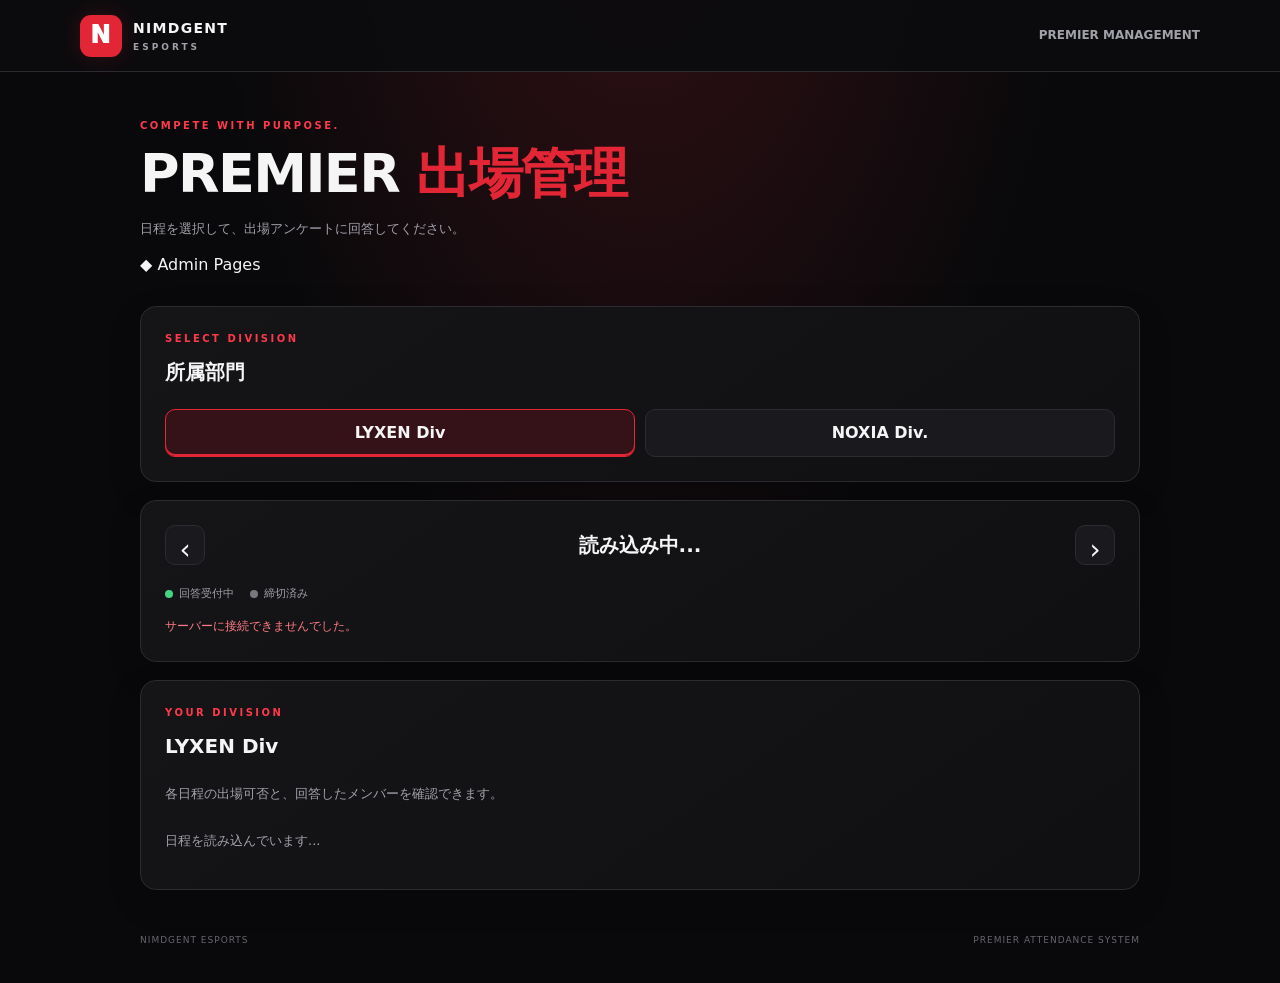
<file: index.html>
<!DOCTYPE html>
<html lang="ja">
<head>
  <meta charset="UTF-8">
  <meta name="viewport" content="width=device-width, initial-scale=1">
  <meta name="theme-color" content="#0a0a0c">
  <meta name="description" content="Nimdgent Esports PREMIER 出場管理">
  <title>PREMIER | Nimdgent Esports</title>
  <link rel="stylesheet" href="style.css">
    <link rel="icon" href="favicon.png" type="image/png">
</head>
<body>
  <header class="site-header">
    <a class="brand" href="index.html">
      <span class="brand-mark">N</span>
      <span>NIMDGENT <small>ESPORTS</small></span>
    </a>
    <span class="header-label">PREMIER MANAGEMENT</span>
  </header>

  <main class="container">
    <section class="hero">
      <p class="eyebrow">COMPETE WITH PURPOSE.</p>
      <h1>PREMIER <span>出場管理</span></h1>
      <p class="muted">日程を選択して、出場アンケートに回答してください。</p>
      <a href="https://nidmegent.github.io/playerhub.app/admin.html" rel="noopener">◆ Admin Pages</a>
    </section>

    <section class="panel">
      <div class="section-heading">
        <div>
          <p class="eyebrow">SELECT DIVISION</p>
          <h2>所属部門</h2>
        </div>
      </div>
      <div class="division-tabs">
        <button class="division-tab active" data-team="LYXEN Div">LYXEN Div</button>
        <button class="division-tab" data-team="NOXIA Div.">NOXIA Div.</button>
      </div>
    </section>

    <section class="panel">
      <div class="calendar-top">
        <button id="prevMonth" class="icon-button" aria-label="前の月">‹</button>
        <h2 id="monthTitle">読み込み中...</h2>
        <button id="nextMonth" class="icon-button" aria-label="次の月">›</button>
      </div>

      <div class="calendar-legend">
        <span><i class="legend-dot open"></i>回答受付中</span>
        <span><i class="legend-dot closed"></i>締切済み</span>
      </div>

      <div class="calendar-grid" id="calendar">
        <div class="loading">日程を読み込んでいます...</div>
      </div>

      <div id="calendarMessage" class="message" aria-live="polite"></div>
    </section>

    <section class="panel">
      <div class="section-heading">
        <div>
          <p class="eyebrow">YOUR DIVISION</p>
          <h2 id="teamHeading">LYXEN Div</h2>
        </div>
      </div>

      <p class="muted">
        各日程の出場可否と、回答したメンバーを確認できます。
      </p>

      <div id="eventList" class="event-list">
        <p class="muted">日程を読み込んでいます...</p>
      </div>
    </section>

    <footer class="footer">
      <span>NIMDGENT ESPORTS</span>
      <span>PREMIER ATTENDANCE SYSTEM</span>
    </footer>
  </main>

  <script src="script.js"></script>
</body>
</html>
</file>
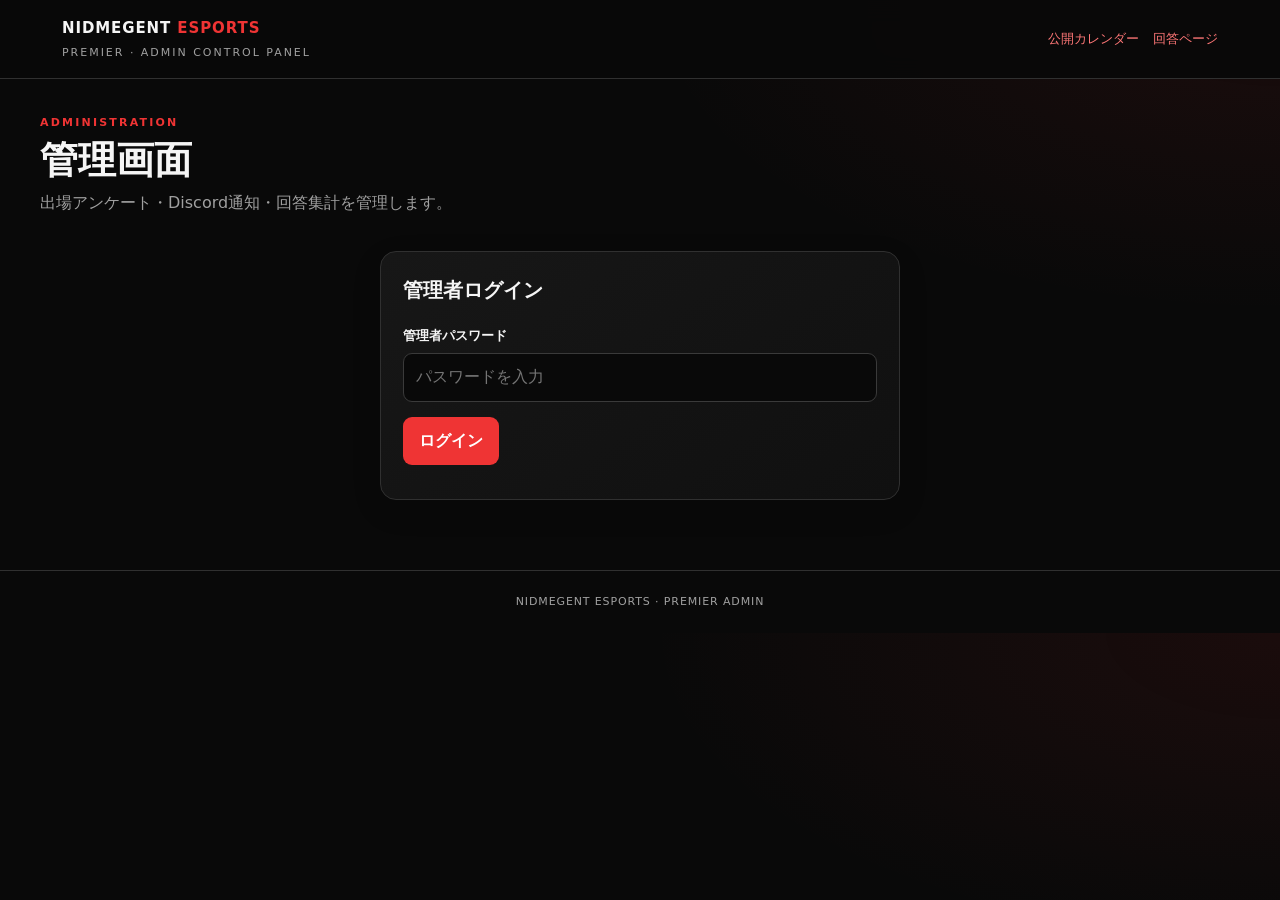
<file: admin.html>
<!DOCTYPE html>
<html lang="ja">
<head>
  <meta charset="UTF-8">
  <meta name="viewport" content="width=device-width, initial-scale=1">
  <meta name="theme-color" content="#090909">
  <meta name="description" content="Nidmegent Esports PREMIER 管理画面">
  <title>管理画面 | NIDMEGENT ESPORTS PREMIER</title>

  <style>
    :root {
      color-scheme: dark;
      --bg: #090909;
      --panel: #141414;
      --panel2: #1b1b1b;
      --border: #303030;
      --text: #f5f5f5;
      --muted: #a0a0a0;
      --accent: #ef3434;
      --accent-hover: #ff5050;
      --green: #2ca66f;
      --yellow: #d9a441;
    }

    * {
      box-sizing: border-box;
    }

    body {
      margin: 0;
      background:
        radial-gradient(ellipse at top right, rgba(239,52,52,.08), transparent 35%),
        var(--bg);
      color: var(--text);
      font-family: system-ui, -apple-system, BlinkMacSystemFont,
        "Segoe UI", sans-serif;
      line-height: 1.65;
    }

    a {
      color: #ff7777;
      text-decoration: none;
    }

    button,
    input,
    select,
    textarea {
      font: inherit;
    }

    button {
      cursor: pointer;
    }

    button:disabled {
      cursor: not-allowed;
      opacity: .55;
    }

    [hidden] {
      display: none !important;
    }

    header {
      position: sticky;
      top: 0;
      z-index: 10;
      background: rgba(9,9,9,.94);
      backdrop-filter: blur(12px);
      border-bottom: 1px solid var(--border);
    }

    .header-inner {
      max-width: 1200px;
      margin: auto;
      padding: 16px 22px;
      display: flex;
      align-items: center;
      justify-content: space-between;
      gap: 20px;
    }

    .brand {
      font-weight: 900;
      letter-spacing: .06em;
      font-size: 15px;
    }

    .brand span {
      color: var(--accent);
    }

    .header-sub {
      color: var(--muted);
      font-size: 11px;
      letter-spacing: .18em;
      margin-top: 3px;
    }

    .header-links {
      display: flex;
      gap: 14px;
      flex-wrap: wrap;
      font-size: 13px;
    }

    main {
      width: min(1200px, calc(100% - 32px));
      margin: 35px auto 70px;
    }

    .page-title {
      margin-bottom: 26px;
    }

    .eyebrow {
      color: var(--accent);
      letter-spacing: .2em;
      font-size: 11px;
      font-weight: 800;
    }

    h1 {
      margin: 5px 0;
      font-size: clamp(27px, 4vw, 38px);
      line-height: 1.25;
    }

    h2 {
      margin: 0 0 18px;
      font-size: 20px;
    }

    h3 {
      margin: 0 0 10px;
      font-size: 16px;
    }

    p {
      margin-top: 0;
    }

    .muted {
      color: var(--muted);
    }

    .small {
      font-size: 12px;
    }

    .card {
      background: linear-gradient(145deg, #171717, #101010);
      border: 1px solid var(--border);
      border-radius: 16px;
      padding: 22px;
      margin-bottom: 22px;
      box-shadow: 0 10px 30px rgba(0,0,0,.12);
    }

    .login-card {
      max-width: 520px;
      margin: 35px auto;
    }

    .field-grid {
      display: grid;
      grid-template-columns: repeat(2, minmax(0, 1fr));
      gap: 16px;
    }

    .field {
      min-width: 0;
      margin-bottom: 15px;
    }

    .field.full {
      grid-column: 1 / -1;
    }

    label,
    .field-label {
      display: block;
      margin-bottom: 7px;
      font-size: 13px;
      font-weight: 700;
    }

    input:not([type="checkbox"]),
    select {
      display: block;
      width: 100%;
      min-height: 44px;
      padding: 10px 12px;
      color: var(--text);
      background: #090909;
      border: 1px solid #3a3a3a;
      border-radius: 9px;
      outline: none;
    }

    input:focus,
    select:focus {
      border-color: var(--accent);
      box-shadow: 0 0 0 3px rgba(239,52,52,.12);
    }

    input[type="checkbox"] {
      width: 17px;
      height: 17px;
      accent-color: var(--accent);
      flex: 0 0 auto;
    }

    .btn {
      min-height: 42px;
      border: 1px solid transparent;
      border-radius: 9px;
      padding: 10px 15px;
      color: white;
      background: var(--accent);
      font-weight: 800;
      transition: .18s ease;
    }

    .btn:hover:not(:disabled) {
      background: var(--accent-hover);
      transform: translateY(-1px);
    }

    .btn.secondary {
      background: #252525;
      border-color: #414141;
    }

    .btn.secondary:hover:not(:disabled) {
      background: #333;
    }

    .btn.danger {
      background: #5c1e1e;
      border-color: #8d2a2a;
    }

    .btn.success {
      background: #176c49;
    }

    .btn.small-btn {
      min-height: 34px;
      padding: 6px 10px;
      font-size: 12px;
    }

    .actions {
      display: flex;
      flex-wrap: wrap;
      gap: 10px;
      margin-top: 16px;
    }

    .message {
      margin-top: 12px;
      font-size: 13px;
      overflow-wrap: anywhere;
    }

    .message.error {
      color: #ff7c7c;
    }

    .message.success {
      color: #6ee0a8;
    }

    .section-heading {
      display: flex;
      align-items: flex-start;
      justify-content: space-between;
      gap: 14px;
      flex-wrap: wrap;
      margin-bottom: 18px;
    }

    .section-heading h2 {
      margin: 0;
    }

    .notice {
      padding: 13px 15px;
      border: 1px solid rgba(217,164,65,.35);
      background: rgba(217,164,65,.07);
      color: #e6cb92;
      border-radius: 10px;
      font-size: 12px;
      margin-bottom: 18px;
    }

    .team-pill {
      display: inline-block;
      border: 1px solid #494949;
      background: #222;
      padding: 3px 9px;
      border-radius: 99px;
      font-size: 11px;
      color: #ddd;
      margin-bottom: 7px;
    }

    .notification-settings {
      border: 1px solid var(--border);
      background: rgba(255,255,255,.025);
      border-radius: 12px;
      padding: 16px;
      margin: 5px 0 16px;
    }

    .notification-settings h3 {
      margin-bottom: 5px;
    }

    .notification-row {
      display: grid;
      grid-template-columns: minmax(0, 1fr) minmax(0, 1fr);
      gap: 12px;
      padding: 13px 0;
      border-bottom: 1px solid #292929;
    }

    .notification-row:last-of-type {
      border-bottom: 0;
    }

    .check-label {
      display: flex;
      align-items: center;
      gap: 9px;
      margin: 0;
      cursor: pointer;
      font-size: 13px;
      font-weight: 600;
    }

    .check-label span {
      line-height: 1.45;
    }

    .check-label em {
      display: block;
      color: var(--muted);
      font-style: normal;
      font-size: 11px;
      font-weight: 400;
      margin-top: 2px;
    }

    .form-note {
      color: var(--muted);
      font-size: 12px;
      margin: 12px 0 0;
    }

    .events-list {
      display: grid;
      gap: 12px;
    }

    .event-card {
      background: #101010;
      border: 1px solid var(--border);
      border-radius: 12px;
      padding: 16px;
    }

    .event-card-top {
      display: flex;
      justify-content: space-between;
      align-items: flex-start;
      gap: 14px;
    }

    .event-title {
      margin: 0 0 7px;
      overflow-wrap: anywhere;
    }

    .event-meta {
      color: var(--muted);
      font-size: 12px;
      margin: 4px 0;
      overflow-wrap: anywhere;
    }

    .status {
      display: inline-block;
      border-radius: 99px;
      padding: 3px 9px;
      font-size: 11px;
      white-space: nowrap;
      background: #1e513a;
      color: #8ee0b5;
    }

    .status.closed {
      background: #4a2424;
      color: #ff9b9b;
    }

    .event-actions {
      display: flex;
      flex-wrap: wrap;
      gap: 8px;
      margin-top: 13px;
    }

    .summary-controls {
      display: grid;
      grid-template-columns: minmax(0, 1fr) auto;
      gap: 10px;
      align-items: end;
    }

    .summary-grid {
      display: grid;
      grid-template-columns: repeat(3, minmax(0, 1fr));
      gap: 12px;
      margin: 16px 0;
    }

    .summary-box {
      border: 1px solid var(--border);
      background: #0e0e0e;
      border-radius: 12px;
      padding: 16px;
    }

    .summary-box span {
      display: block;
      color: var(--muted);
      font-size: 12px;
    }

    .summary-box strong {
      display: block;
      font-size: 27px;
      margin-top: 4px;
    }

    .table-wrap {
      overflow-x: auto;
      border: 1px solid var(--border);
      border-radius: 10px;
    }

    table {
      width: 100%;
      border-collapse: collapse;
      min-width: 520px;
      font-size: 13px;
    }

    th,
    td {
      text-align: left;
      padding: 11px 13px;
      border-bottom: 1px solid #2b2b2b;
    }

    th {
      background: #1d1d1d;
      color: #ddd;
    }

    tbody tr:last-child td {
      border-bottom: 0;
    }

    .empty {
      color: var(--muted);
      text-align: center;
      padding: 22px;
      border: 1px dashed #353535;
      border-radius: 10px;
      font-size: 13px;
    }

    footer {
      border-top: 1px solid var(--border);
      color: var(--muted);
      text-align: center;
      padding: 22px;
      font-size: 11px;
      letter-spacing: .08em;
    }

    @media (max-width: 700px) {
      .header-inner {
        align-items: flex-start;
        flex-direction: column;
        gap: 10px;
        padding: 14px 16px;
      }

      main {
        width: min(100% - 22px, 1200px);
        margin-top: 24px;
      }

      .card {
        padding: 16px;
        border-radius: 13px;
      }

      .field-grid {
        grid-template-columns: 1fr;
        gap: 0;
      }

      .notification-row {
        grid-template-columns: 1fr;
      }

      .summary-grid {
        grid-template-columns: 1fr;
      }

      .summary-controls {
        grid-template-columns: 1fr;
      }

      .event-card-top {
        flex-direction: column;
      }

      .event-actions .btn {
        flex: 1 1 auto;
      }
    }
  </style>
</head>

<body>
  <header>
    <div class="header-inner">
      <div>
        <div class="brand">NIDMEGENT <span>ESPORTS</span></div>
        <div class="header-sub">PREMIER · ADMIN CONTROL PANEL</div>
      </div>

      <nav class="header-links">
        <a href="index.html">公開カレンダー</a>
        <a href="survey.html">回答ページ</a>
      </nav>
    </div>
  </header>

  <main>
    <div class="page-title">
      <div class="eyebrow">ADMINISTRATION</div>
      <h1>管理画面</h1>
      <p class="muted">出場アンケート・Discord通知・回答集計を管理します。</p>
    </div>

    <!-- ログイン -->
    <section class="card login-card" id="loginCard">
      <h2>管理者ログイン</h2>

      <div class="field">
        <label for="adminPassword">管理者パスワード</label>
        <input
          id="adminPassword"
          type="password"
          autocomplete="current-password"
          placeholder="パスワードを入力"
        >
      </div>

      <button class="btn" id="loginBtn" type="button">ログイン</button>
      <div class="message" id="loginMessage" role="status" aria-live="polite"></div>
    </section>

    <!-- 管理画面 -->
    <div id="adminPanel" hidden>

      <!-- イベント作成・編集 -->
      <section class="card" id="eventFormCard">
        <div class="section-heading">
          <div>
            <h2 id="formHeading">アンケートを新規作成</h2>
            <p class="muted small">入力後、保存すると公開カレンダーに反映されます。</p>
          </div>
          <button class="btn secondary" id="resetFormBtn" type="button">
            新規作成に戻す
          </button>
        </div>

        <form id="eventForm">
          <input type="hidden" id="eventId">

          <div class="field-grid">
            <div class="field">
              <label for="team">チーム</label>
              <select id="team" required>
                <option value="LYXEN Div">LYXEN Div</option>
                <option value="NOXIA Div.">NOXIA Div.</option>
              </select>
            </div>

            <div class="field">
              <label for="title">イベント名</label>
              <input
                id="title"
                type="text"
                maxlength="100"
                required
                placeholder="例：PREMIER 第1週"
              >
            </div>

            <div class="field">
              <label for="date">試合日</label>
              <input id="date" type="date" required>
            </div>

            <div class="field">
              <label for="deadline">回答締切日時</label>
              <input id="deadline" type="datetime-local" required>
            </div>
          </div>

          <div class="notification-settings">
            <h3>Discord通知設定</h3>
            <p class="muted small">
              「通知する」をOFFにすると、そのタイミングのDiscord通知を送信しません。
              メンションだけをOFFにすることもできます。
            </p>

            <div class="notification-row">
              <label class="check-label" for="notifyCreate">
                <input id="notifyCreate" type="checkbox" checked>
                <span>
                  イベント作成時に通知する
                  <em>新規アンケート作成時に送信</em>
                </span>
              </label>

              <label class="check-label" for="mentionCreate">
                <input id="mentionCreate" type="checkbox">
                <span>
                  ロールメンションする
                  <em>作成通知でチームのロールを呼び出す</em>
                </span>
              </label>
            </div>

            <div class="notification-row">
              <label class="check-label" for="notifyReminder">
                <input id="notifyReminder" type="checkbox" checked>
                <span>
                  締切5日前に通知する
                  <em>締切が近づいたことをお知らせ</em>
                </span>
              </label>

              <label class="check-label" for="mentionReminder">
                <input id="mentionReminder" type="checkbox">
                <span>
                  ロールメンションする
                  <em>5日前通知でチームのロールを呼び出す</em>
                </span>
              </label>
            </div>

            <div class="notification-row">
              <label class="check-label" for="notifyDeadline">
                <input id="notifyDeadline" type="checkbox" checked>
                <span>
                  回答締切時に通知する
                  <em>締切時に回答結果を通知</em>
                </span>
              </label>

              <label class="check-label" for="mentionDeadline">
                <input id="mentionDeadline" type="checkbox">
                <span>
                  ロールメンションする
                  <em>締切通知でチームのロールを呼び出す</em>
                </span>
              </label>
            </div>

            <p class="form-note">
              メンション先はチームに応じて自動で切り替わります。
              ロールIDは管理画面で入力する必要はありません。
            </p>
          </div>

          <div class="actions">
            <button class="btn" id="saveEventBtn" type="submit">
              アンケートを保存
            </button>
            <button class="btn secondary" id="cancelEditBtn" type="button" hidden>
              編集をキャンセル
            </button>
          </div>

          <div class="message" id="eventFormMessage" role="status" aria-live="polite"></div>
        </form>
      </section>

      <!-- イベント一覧 -->
      <section class="card">
        <div class="section-heading">
          <div>
            <h2>登録済みアンケート</h2>
            <p class="muted small">イベントの編集・削除・回答集計ができます。</p>
          </div>

          <button class="btn secondary" id="reloadEventsBtn" type="button">
            最新情報に更新
          </button>
        </div>

        <div class="field">
          <label for="teamFilter">チームで絞り込み</label>
          <select id="teamFilter">
            <option value="all">すべてのチーム</option>
            <option value="LYXEN Div">LYXEN Div</option>
            <option value="NOXIA Div.">NOXIA Div.</option>
          </select>
        </div>

        <div class="events-list" id="eventsList">
          <div class="empty">アンケートを読み込んでいます。</div>
        </div>

        <div class="message" id="eventsMessage" role="status" aria-live="polite"></div>
      </section>

      <!-- 回答集計 -->
      <section class="card" id="summaryCard">
        <div class="section-heading">
          <div>
            <h2>回答集計</h2>
            <p class="muted small">選択したアンケートの回答状況を確認します。</p>
          </div>
        </div>

        <div class="summary-controls">
          <div class="field" style="margin-bottom:0">
            <label for="summaryEvent">アンケート</label>
            <select id="summaryEvent">
              <option value="">アンケートを選択</option>
            </select>
          </div>

          <button class="btn" id="loadSummaryBtn" type="button">
            集計を表示
          </button>
        </div>

        <div id="summaryResult" style="margin-top:18px">
          <div class="empty">アンケートを選択して「集計を表示」を押してください。</div>
        </div>

        <div class="message" id="summaryMessage" role="status" aria-live="polite"></div>
      </section>

      <div class="actions">
        <button class="btn secondary" id="logoutBtn" type="button">ログアウト</button>
      </div>
    </div>
  </main>

  <footer>NIDMEGENT ESPORTS · PREMIER ADMIN</footer>

  <script src="admin.js"></script>
</body>
</html>
</file>
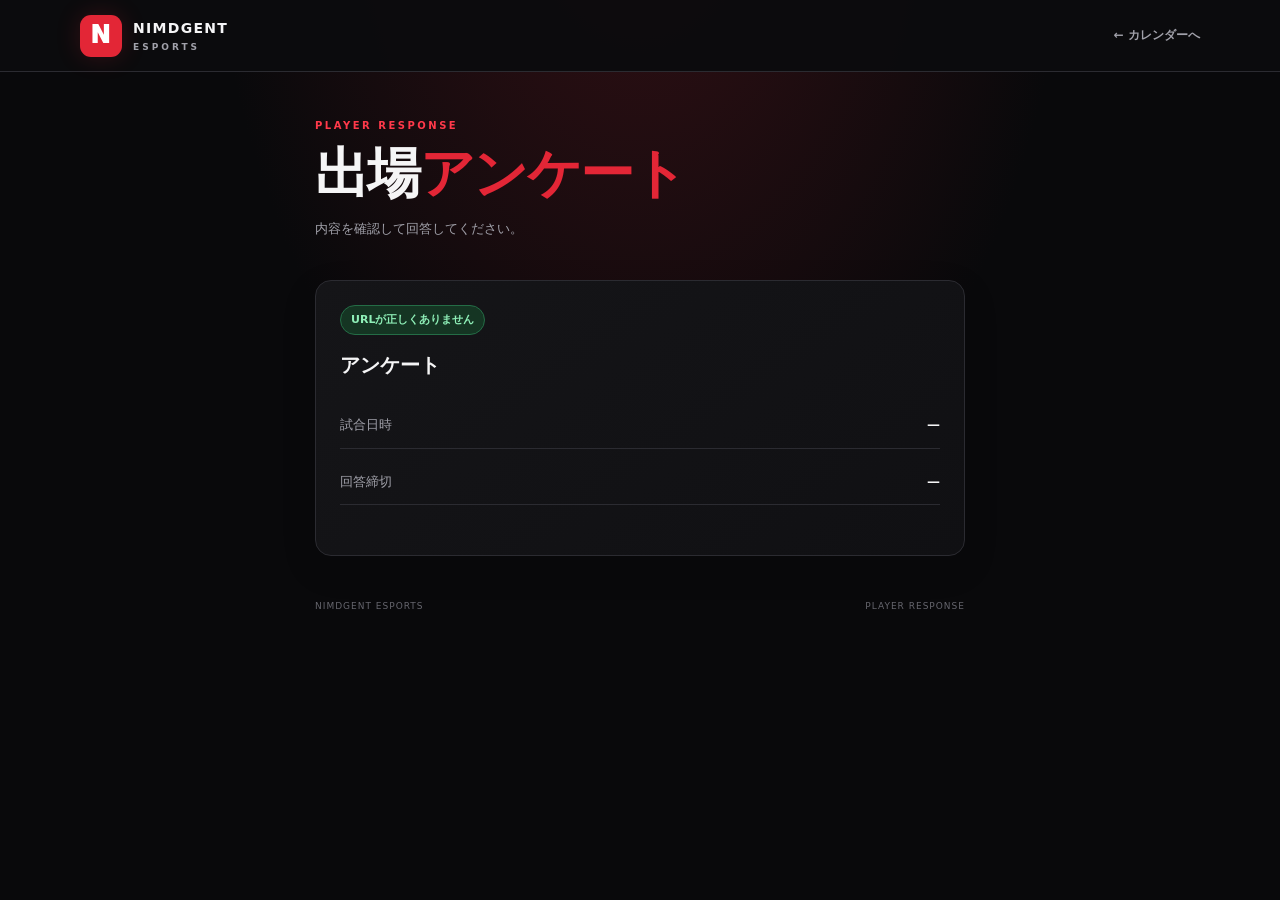
<file: survey.html>
<!DOCTYPE html>
<html lang="ja">
<head>
  <meta charset="UTF-8">
  <meta name="viewport" content="width=device-width, initial-scale=1">
  <meta name="theme-color" content="#0a0a0c">
  <title>出場アンケート | Nimdgent Esports</title>
  <link rel="stylesheet" href="style.css">
</head>
<body>
  <header class="site-header">
    <a class="brand" href="index.html">
      <span class="brand-mark">N</span>
      <span>NIMDGENT <small>ESPORTS</small></span>
    </a>
    <a class="back-link" href="index.html">← カレンダーへ</a>
  </header>

  <main class="container narrow">
    <section class="hero">
      <p class="eyebrow">PLAYER RESPONSE</p>
      <h1>出場<span>アンケート</span></h1>
      <p class="muted">内容を確認して回答してください。</p>
    </section>

    <section class="panel">
      <div id="surveyStatus" class="status-pill">読み込み中...</div>
      <h2 id="surveyTitle">アンケート</h2>
      <p id="surveyTeam" class="team-label"></p>

      <div class="event-details">
        <div>
          <span>試合日時</span>
          <strong id="surveyDate">—</strong>
        </div>
        <div>
          <span>回答締切</span>
          <strong id="surveyDeadline">—</strong>
        </div>
      </div>

      <form id="answerForm">
        <label for="activityName">活動名</label>
        <select id="activityName" name="activityName" required>
          <option value="">活動名を読み込み中...</option>
        </select>

        <fieldset>
          <legend>出場可否</legend>

          <label class="choice">
            <input type="radio" name="attendance" value="出場する" required>
            <span>出場する</span>
          </label>

          <label class="choice">
            <input type="radio" name="attendance" value="出場しない">
            <span>出場しない</span>
          </label>

          <label class="choice">
            <input type="radio" name="attendance" value="人数次第">
            <span>人数次第</span>
          </label>
        </fieldset>

        <button id="submitAnswer" class="primary-button" type="submit">
          回答を送信する
        </button>

        <p id="answerMessage" class="message" aria-live="polite"></p>
      </form>
    </section>

    <footer class="footer">
      <span>NIMDGENT ESPORTS</span>
      <span>PLAYER RESPONSE</span>
    </footer>
  </main>

  <script src="script.js"></script>
</body>
</html>
</file>
<file: style.css>
:root {
  color-scheme: dark;
  --bg: #09090b;
  --panel: #121215;
  --panel-2: #19191e;
  --line: #2b2b31;
  --red: #e32636;
  --red-hover: #ff394a;
  --text: #f5f5f6;
  --muted: #a1a1aa;
  --green: #45d483;
  --radius: 16px;
}

* { box-sizing: border-box; }

[hidden] { display: none !important; }

body {
  margin: 0;
  background:
    radial-gradient(ellipse at 50% -20%, #351015 0, transparent 48%),
    var(--bg);
  color: var(--text);
  font-family: Inter, "Noto Sans JP", system-ui, sans-serif;
  line-height: 1.65;
  min-height: 100vh;
}

button, input, select, textarea { font: inherit; }
button, a { -webkit-tap-highlight-color: transparent; }
a { color: inherit; text-decoration: none; }

.site-header {
  min-height: 72px;
  padding: 14px max(22px, calc((100vw - 1120px) / 2));
  display: flex;
  align-items: center;
  justify-content: space-between;
  gap: 16px;
  border-bottom: 1px solid var(--line);
  background: #0b0b0def;
}

.brand {
  display: flex;
  align-items: center;
  gap: 11px;
  font-size: 14px;
  font-weight: 900;
  letter-spacing: 1.3px;
}

.brand small {
  display: block;
  color: var(--muted);
  font-size: 9px;
  letter-spacing: 3px;
}

.brand-mark {
  display: grid;
  place-items: center;
  width: 42px;
  height: 42px;
  border-radius: 11px;
  background: var(--red);
  color: white;
  font-size: 24px;
  font-weight: 1000;
  box-shadow: 0 0 24px #e3263630;
}

.header-label, .back-link {
  color: var(--muted);
  font-size: 12px;
  font-weight: 700;
}

.back-link:hover { color: var(--red-hover); }

.container {
  width: min(100% - 32px, 1000px);
  margin: 0 auto;
}

.narrow { max-width: 650px; }

.hero { padding: 46px 0 28px; }

.eyebrow {
  margin: 0 0 8px;
  color: var(--red-hover);
  font-size: 10px;
  font-weight: 900;
  letter-spacing: 2.5px;
}

h1 {
  margin: 0;
  font-size: clamp(32px, 6vw, 54px);
  line-height: 1.15;
  letter-spacing: -1.6px;
}

h1 span { color: var(--red); }
h2 { margin: 0; font-size: 20px; }
h3 { margin: 0; font-size: 16px; }

.muted { color: var(--muted); font-size: 13px; }

.panel {
  margin-bottom: 18px;
  padding: 24px;
  border: 1px solid var(--line);
  border-radius: var(--radius);
  background: linear-gradient(145deg, #151518, #101013);
  box-shadow: 0 12px 35px #00000020;
}

.section-heading {
  display: flex;
  align-items: center;
  justify-content: space-between;
  gap: 14px;
  margin-bottom: 20px;
}

.division-tabs {
  display: grid;
  grid-template-columns: 1fr 1fr;
  gap: 10px;
}

.division-tab, .icon-button, .secondary-button {
  cursor: pointer;
  border: 1px solid var(--line);
  background: var(--panel-2);
  color: var(--text);
  border-radius: 10px;
  transition: .2s ease;
}

.division-tab {
  min-height: 48px;
  padding: 10px;
  font-weight: 800;
}

.division-tab:hover, .secondary-button:hover {
  border-color: var(--red);
}

.division-tab.active {
  background: #351217;
  border-color: var(--red);
  box-shadow: inset 0 -2px var(--red);
}

.calendar-top {
  display: flex;
  align-items: center;
  justify-content: space-between;
  gap: 14px;
  margin-bottom: 20px;
}

.icon-button {
  width: 40px;
  height: 40px;
  font-size: 28px;
}

.icon-button:hover { background: #351217; }

.calendar-legend {
  display: flex;
  flex-wrap: wrap;
  gap: 16px;
  margin-bottom: 14px;
  color: var(--muted);
  font-size: 11px;
}

.calendar-legend span {
  display: flex;
  align-items: center;
  gap: 6px;
}

.legend-dot {
  width: 8px;
  height: 8px;
  border-radius: 50%;
  background: var(--green);
}

.legend-dot.closed { background: #777780; }

.calendar-grid {
  display: grid;
  grid-template-columns: repeat(7, minmax(0, 1fr));
  gap: 5px;
}

.weekday {
  padding: 8px 0;
  color: var(--muted);
  text-align: center;
  font-size: 11px;
  font-weight: 800;
}

.day-cell {
  position: relative;
  display: flex;
  flex-direction: column;
  align-items: center;
  gap: 5px;
  min-width: 0;
  min-height: 74px;
  padding: 9px 2px;
  border: 1px solid var(--line);
  border-radius: 9px;
  background: #101013;
  color: var(--text);
  text-align: center;
}

.day-cell[role="button"] { cursor: pointer; }
.day-cell[role="button"]:hover { border-color: var(--red); }
.day-cell.empty { border-color: transparent; background: transparent; }
.day-cell.has-event { background: #271014; border-color: #7c202b; }
.day-cell.is-closed { background: #17171a; }
.day-cell.today .day-number { color: var(--red-hover); }
.day-number { font-size: 13px; font-weight: 800; }

.day-indicator {
  max-width: 100%;
  padding: 2px 4px;
  border-radius: 4px;
  background: #e3263620;
  color: #ff7b85;
  font-size: 9px;
  overflow-wrap: anywhere;
}

.event-list { display: grid; gap: 10px; }

.event-card {
  display: flex;
  align-items: center;
  justify-content: space-between;
  gap: 12px;
  padding: 16px;
  border: 1px solid var(--line);
  border-radius: 12px;
  background: #0e0e11;
  min-width: 0;
}

.event-card p {
  margin: 5px 0 0;
  color: var(--muted);
  font-size: 12px;
}

.event-card .primary-button {
  width: auto;
  padding: 10px 14px;
  flex-shrink: 0;
}

.event-card-stack {
  display: grid;
  grid-template-columns: minmax(0, 1fr) auto;
  align-items: start;
}

.event-card-main { min-width: 0; }

.event-card-stack > .attendance-summary {
  grid-column: 1 / -1;
  width: 100%;
}

.attendance-summary {
  display: grid;
  grid-template-columns: repeat(3, minmax(0, 1fr));
  gap: 8px;
  margin-top: 8px;
}

.attendance-group {
  min-width: 0;
  padding: 11px;
  border: 1px solid var(--line);
  border-radius: 9px;
  background: #141418;
}

.attendance-group strong {
  display: block;
  font-size: 12px;
  line-height: 1.5;
  overflow-wrap: anywhere;
}

.attendance-group p {
  margin: 7px 0 0;
  color: #d4d4d8;
  font-size: 12px;
  overflow-wrap: anywhere;
  word-break: break-word;
}

.attendance-empty {
  grid-column: 1 / -1;
  margin: 0;
}

.status-pill {
  display: inline-flex;
  margin-bottom: 14px;
  padding: 5px 10px;
  border: 1px solid #246d46;
  border-radius: 999px;
  background: #153523;
  color: #8ff0b8;
  font-size: 11px;
  font-weight: 800;
}

.status-pill.closed {
  border-color: #45454c;
  background: #26262b;
  color: #b4b4bd;
}

.team-label { color: var(--red-hover); font-weight: 800; }

.event-details {
  display: grid;
  gap: 10px;
  margin: 20px 0 26px;
}

.event-details div {
  display: flex;
  justify-content: space-between;
  gap: 16px;
  padding: 12px 0;
  border-bottom: 1px solid var(--line);
  font-size: 13px;
}

.event-details span { color: var(--muted); }
.event-details strong { text-align: right; }

form > label, fieldset legend, .form-label {
  display: block;
  margin-bottom: 8px;
  font-size: 13px;
  font-weight: 800;
}

input:not([type="radio"]):not([type="checkbox"]),
select, textarea {
  width: 100%;
  min-height: 46px;
  margin-bottom: 20px;
  padding: 11px 13px;
  border: 1px solid #393940;
  border-radius: 9px;
  outline: none;
  background: #0b0b0e;
  color: var(--text);
}

input:focus, select:focus, textarea:focus {
  border-color: var(--red);
  box-shadow: 0 0 0 3px #e326361c;
}

fieldset {
  padding: 0;
  margin: 0 0 22px;
  border: 0;
}

.choice {
  display: flex;
  align-items: center;
  gap: 12px;
  margin-top: 9px;
  padding: 14px;
  border: 1px solid var(--line);
  border-radius: 10px;
  background: #0e0e11;
  cursor: pointer;
}

.choice:has(input:checked) {
  border-color: var(--red);
  background: #2a1115;
}

.choice input { accent-color: var(--red); }

.primary-button {
  display: inline-flex;
  justify-content: center;
  align-items: center;
  width: 100%;
  min-height: 47px;
  padding: 12px 18px;
  border: 1px solid var(--red);
  border-radius: 10px;
  background: var(--red);
  color: white;
  font-weight: 900;
  cursor: pointer;
  transition: .2s ease;
}

.primary-button:hover {
  background: var(--red-hover);
  box-shadow: 0 0 24px #e3263630;
}

.primary-button:disabled {
  opacity: .55;
  cursor: not-allowed;
  box-shadow: none;
}

.secondary-button {
  padding: 10px 14px;
  font-weight: 800;
}

.danger-button {
  border-color: #74212a;
  color: #ff818b;
}

.message {
  min-height: 20px;
  color: var(--muted);
  font-size: 12px;
}

.message.error { color: #ff7b85; }
.message.success { color: #75e5a2; }

.loading {
  grid-column: 1 / -1;
  padding: 24px 0;
  color: var(--muted);
  text-align: center;
}

.footer {
  display: flex;
  justify-content: space-between;
  gap: 12px;
  padding: 25px 0 35px;
  color: #66666e;
  font-size: 9px;
  letter-spacing: 1px;
}

.admin-event {
  display: grid;
  grid-template-columns: minmax(0, 1fr) auto;
  gap: 14px;
  padding: 16px 0;
  border-bottom: 1px solid var(--line);
}

.admin-actions {
  display: flex;
  flex-wrap: wrap;
  gap: 8px;
}

.admin-form {
  display: grid;
  grid-template-columns: 1fr 1fr;
  gap: 0 14px;
}

.admin-form .full { grid-column: 1 / -1; }

.checkbox-row {
  display: flex;
  align-items: center;
  gap: 10px;
  margin-bottom: 18px;
  font-size: 13px;
}

.checkbox-row input { accent-color: var(--red); }

@media (max-width: 600px) {
  .site-header {
    min-height: 62px;
    padding: 10px 16px;
  }

  .header-label { display: none; }
  .container { width: min(100% - 22px, 1000px); }
  .hero { padding: 32px 0 22px; }
  .panel { padding: 17px; border-radius: 13px; }
  .calendar-grid { gap: 3px; }

  .day-cell {
    min-height: 59px;
    padding: 7px 1px;
  }

  .day-indicator { font-size: 8px; }

  .event-card:not(.event-card-stack) {
    align-items: flex-start;
    flex-direction: column;
  }

  .event-card .primary-button { width: 100%; }

  .event-card-stack {
    grid-template-columns: minmax(0, 1fr);
  }

  .event-card-stack > .primary-button {
    width: 100%;
  }

  .attendance-summary {
    grid-template-columns: 1fr;
  }

  .attendance-group {
    padding: 12px;
  }

  .admin-form { grid-template-columns: 1fr; }
  .admin-form .full { grid-column: auto; }

  .admin-event { grid-template-columns: 1fr; }

  .footer { flex-direction: column; }
}
</file>
